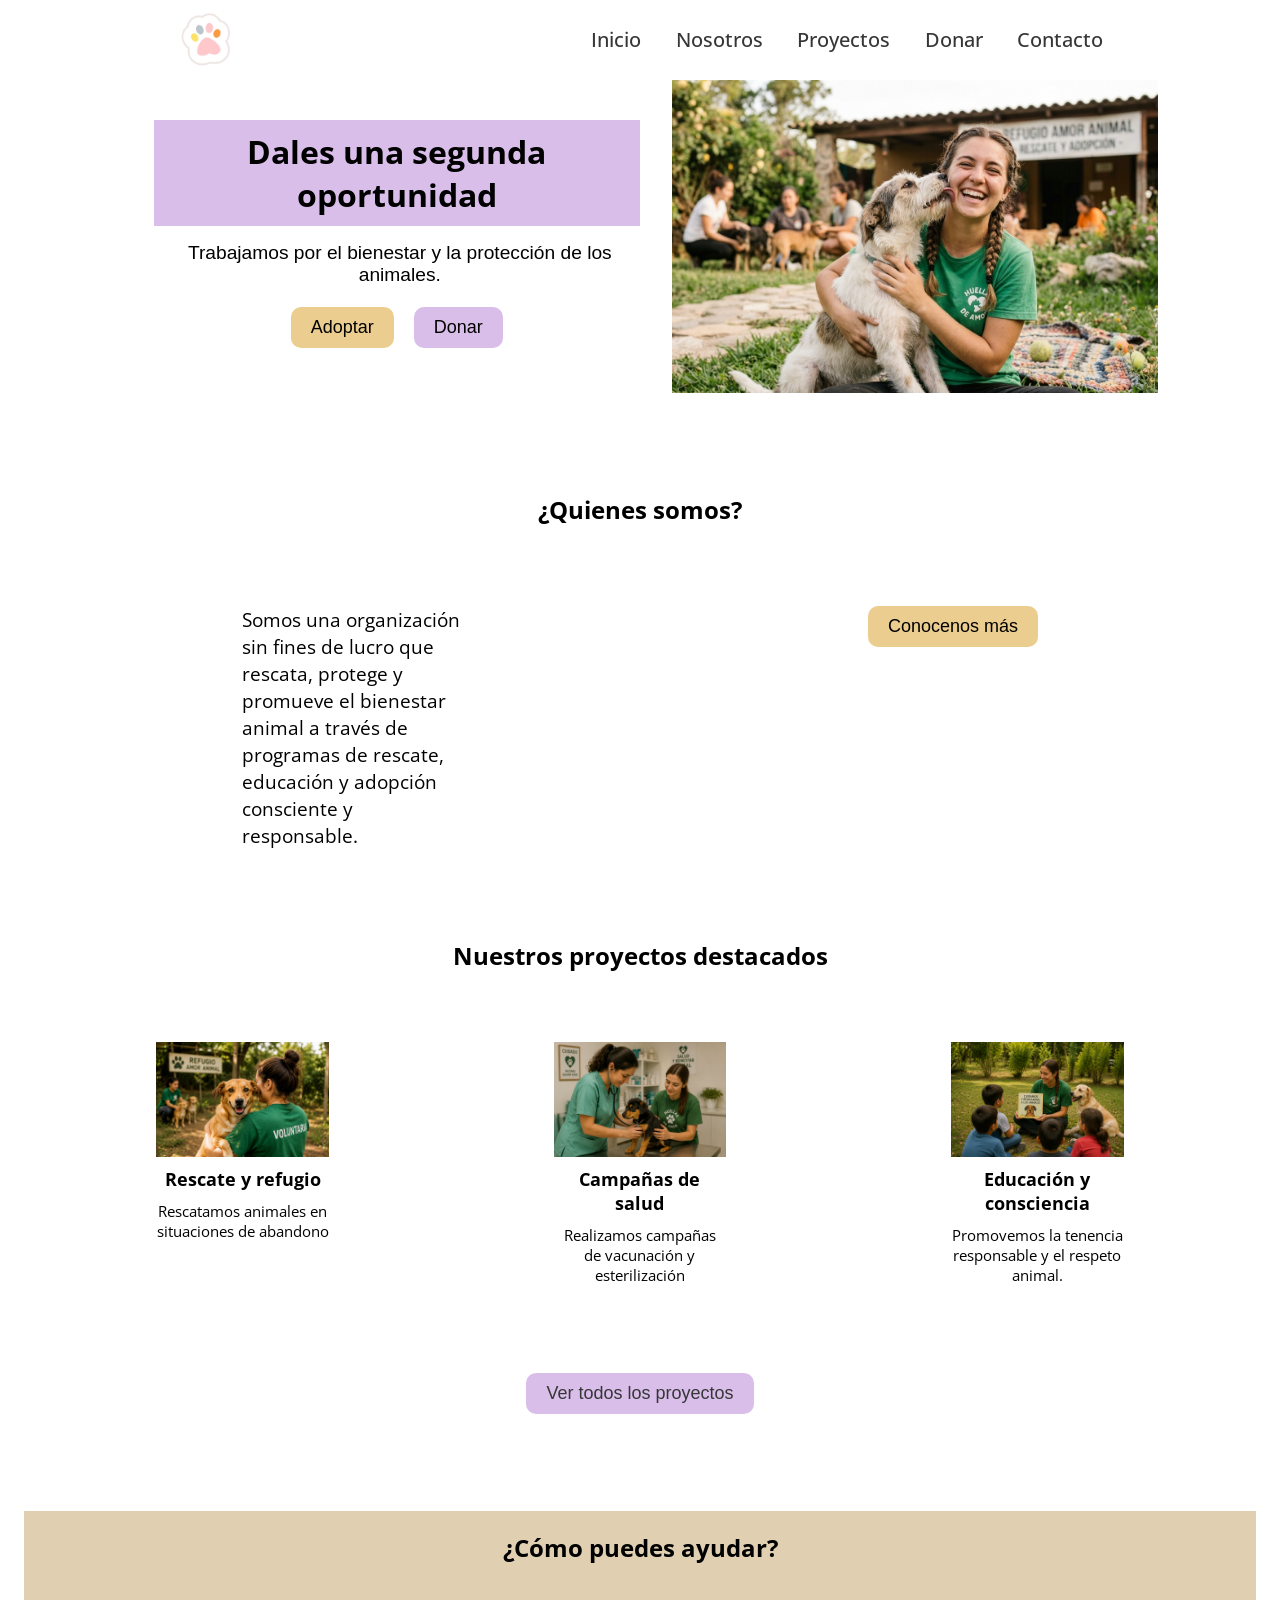
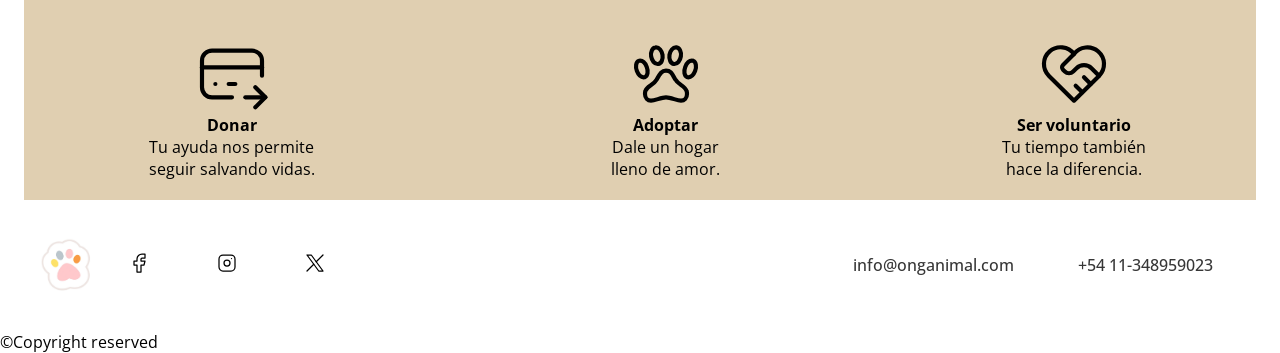
<file: index.html>
<!DOCTYPE html>
<html lang="es">

<head>
    <meta charset="UTF-8">
    <meta name="viewport" content="width=device-width, initial-scale=1.0">
    <link rel="stylesheet" href="./styles.css">
    <title>ONG Animal</title>
</head>

<body>
    <header>
        <img src="./img/logo-huella.png" alt="logo" class="icon-medium" />
        <nav>
            <a href="./index.html">Inicio</a>
            <a href="./pages/nosotros.html">Nosotros</a>
            <a href="./pages/proyectos.html">Proyectos</a>
            <a href="./pages/donar.html">Donar</a>
            <a href="./pages/contacto.html">Contacto</a>
        </nav>
    </header>

    <main class="container-index">

        <!-- Primer articulo -->
        <article class="hero-index">
            <div class="hero-info-index title-index">
                <h1>Dales una segunda oportunidad</h1>
                <p id="text">Trabajamos por el bienestar y la protección de los animales.</p>
                <div class="doble-button-box">
                    <a href="./pages/contacto.html">
                        <button class="button button-center button-white">Adoptar</button>
                    </a>
                    <a href="./pages/donar.html">
                        <button class="button button-center button-black">Donar</button>
                    </a>
                </div>
            </div>
            <div class="w-small">
                <img src="./img/ayuda-perritofeliz.png" alt="img-principal">
            </div>
        </article>

        <!-- segundo articulo, quienes somos -->
        <article class="container-cards" style="margin-top: 60px" ;>
            <h2 class=" title-section">¿Quienes somos?</h2>
            <span class="contacto-info">Somos una organización sin fines de lucro que rescata, protege y
                promueve el bienestar animal a través de programas de rescate, educación y adopción consciente
                y responsable.
            </span>
            <a href="./pages/contacto.html">
                <button class="button-white button">Conocenos más</button>
            </a>

        </article>
        <article class="content-column" style="margin-top: 50px" ;>
            <h2 class="title-section">Nuestros proyectos destacados</h2>
            <div class="container-cards">

                <section class="card card-icon">
                    <img src="./img/voluntariado.png" alt="imagen-1" class="w-xsmall">
                    <h3>Rescate y refugio</h3>
                    <span>Rescatamos animales en situaciones de abandono</span>
                </section>

                <section class="card card-icon">
                    <img src="./img/atencion-vet.png" alt="imagen-2" class="w-xsmall">
                    <h3>Campañas de salud</h3>
                    <span>Realizamos campañas de vacunación y esterilización</span>
                </section>

                <section class="card card-icon">
                    <img src="./img/educación.png" alt="imagen-3" class="w-xsmall">
                    <h3>Educación y consciencia</h3>
                    <span>Promovemos la tenencia responsable y el respeto animal.</span>
                </section>
            </div>
            <button class="button button-center button-black">
                <a href="./pages/proyectos.html">Ver todos los proyectos</a>
            </button>
        </article>


        <!-- ultimo aside -->
        <aside class="aside-content">
            <h2 class="title-section">¿Cómo puedes ayudar?</h2>
            <div class="hero">

                <section class="container-cards-index">
                    <img src="./img/icons/card-pay.svg" alt="corazon" class="icon-big icon-card-index">
                    <div class="card-ayuda">
                        <h4>Donar</h4>
                        <span>Tu ayuda nos permite seguir salvando vidas.</span>
                    </div>
                </section>

                <section class="container-cards-index">
                    <img src="./img/icons/patita.svg" alt="patita" class="icon-big icon-card-index">
                    <div class="card-ayuda">
                        <h4>Adoptar</h4>
                        <span>Dale un hogar lleno de amor.</span>
                    </div>
                </section>

                <section class="container-cards-index">
                    <img src="./img/icons/heart-handshake.svg" alt="voluntario" class="icon-big icon-card-index">
                    <div class="card-ayuda">
                        <h4>Ser voluntario</h4>
                        <span>Tu tiempo también hace la diferencia.</span>
                    </div>
                </section>

            </div>
        </aside>

    </main>

    <footer>
        <div class="button-box">
            <img class="icon-medium" src="./img/logo-huella.png" alt="logo" />
            <nav>
                <a class="button-redes" href="https://www.facebook.com/" target="_blank"><img
                        src="./img/icons/redes/facebook.svg"></a>
                <a class="button-redes" href="https://www.instagram.com/" target="_blank"><img
                        src="./img/icons/redes/instagram.svg"></a>
                <a class="button-redes" href="https://x.com/" target="_blank"><img
                        src="./img/icons/redes/twitter.svg"></a>
            </nav>
        </div>
        <div class="button-box">
            <nav>
                <a class="button-redes link-animation" href="mailto:info@onganimal.ong" target="_blank">info@onganimal.com</a>
                <a class="button-redes link-animation" href="https://whatsapp.com/" target="_blank">+54 11-348959023</a>
            </nav>
        </div>
    </footer>
    <span id="copy">©Copyright reserved </span>

</body>

</html>
</file>
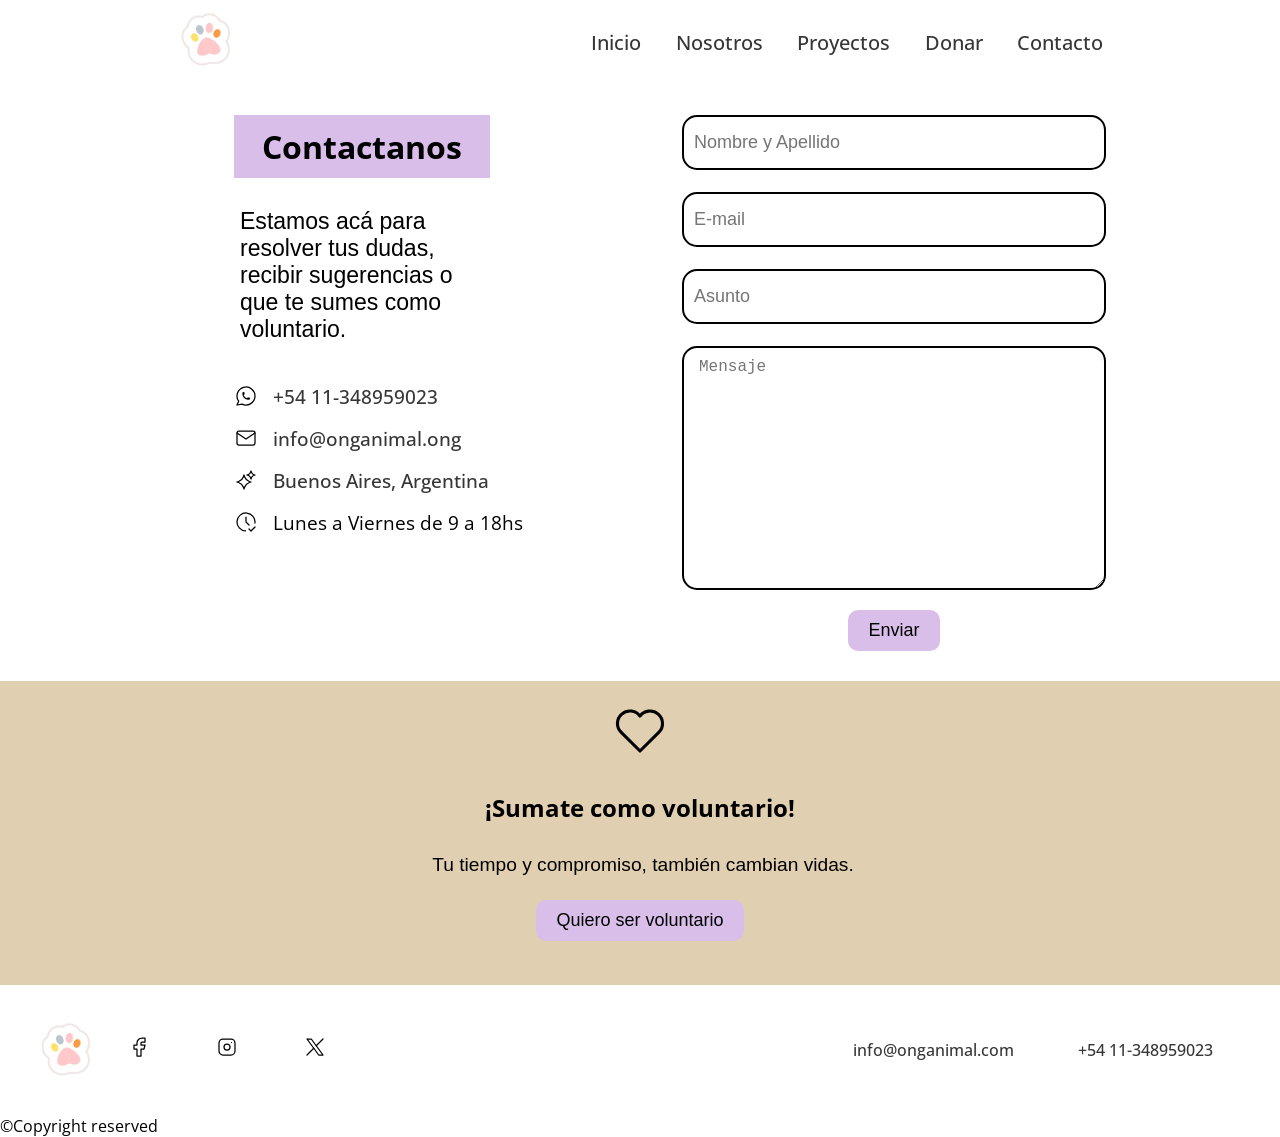
<file: pages/contacto.html>
<!DOCTYPE html>
<html lang="es">

<head>
    <meta charset="UTF-8">
    <meta name="viewport" content="width=device-width, initial-scale=1.0">
    <link rel="stylesheet" href="../styles.css">
    <title>Contacto</title>
</head>

<body>
    <header>
        <a href="../index.html">
            <img class="icon-medium" src="../img/logo-huella.png" alt="logo" />
        </a>
        <nav>
            <a href="../index.html">Inicio</a>
            <a href="./nosotros.html">Nosotros</a>
            <a href="./proyectos.html">Proyectos</a>
            <a href="./donar.html">Donar</a>
            <a href="./contacto.html">Contacto</a>
        </nav>
    </header>



    <div id="alert-container"></div>

    <main>
        <section class="container-contacto w-full">
            <article class="contacto-info">
                <h1>Contactanos</h1>
                <span id="text">Estamos acá para resolver tus dudas, recibir sugerencias
                    o que te sumes como voluntario.</span>
                <ul>
                    <li><img src="../img/icons/redes/whatsapp.svg"><a class="link-animation"
                            href="https://whatsapp.com/">+54 11-348959023</a>
                    </li>
                    <li><img src="../img/icons/redes/email.svg"><a class="link-animation" href="mailto:info@onganimal.ong"
                            target="_blank">info@onganimal.ong</a></li>
                    <li><img src="../img/icons/sparkles-2.svg"><a class="link-animation"
                            href="https://maps.app.goo.gl/PYbRXFJZFZoabsKMA" target="_blank">Buenos Aires, Argentina</a>
                    </li>
                    <li><img src="../img/icons/clock-check.svg"><span> Lunes a Viernes de 9 a 18hs</span></li>
                </ul>

            </article>

            <article>
                <form id="formulario-contacto" action="#">
                    <input placeholder="Nombre y Apellido" type="text" id="nombre"><br>
                    <input placeholder="E-mail" type="text" id="email"><br>
                    <input placeholder="Asunto" type="text" id="asunto"><br>
                    <textarea placeholder="Mensaje" name="Mensaje" id="mensaje"></textarea>
                    <button type="submit" class="button button-enviar-form">Enviar</button>
                </form>
            </article>

        </section>

        <aside>
            <div class="content-column">
                <img src="../img/icons/heart.svg" alt="icono" class="icon-medium">
                <h2>¡Sumate como voluntario!</h2>
                <span id="text">Tu tiempo y compromiso, también cambian vidas.</span>
            </div>
            <button class="button button-box button-black">Quiero ser voluntario</button>
        </aside>

    </main>

    <footer>
        <div class="button-box">
            <img class="icon-medium" src="../img/logo-huella.png" alt="logo" />
            <nav>
                <a class="button-redes" href="https://www.facebook.com/" target="_blank"><img
                        src="../img/icons/redes/facebook.svg"></a>
                <a class="button-redes" href="https://www.instagram.com/" target="_blank"><img
                        src="../img/icons/redes/instagram.svg"></a>
                <a class="button-redes" href="https://x.com/" target="_blank"><img
                        src="../img/icons/redes/twitter.svg"></a>
            </nav>
        </div>
        <div class="button-box">
            <nav>
                <a class="button-redes link-animation" href="mailto:info@onganimal.ong" target="_blank">info@onganimal.com</a>
                <a class="button-redes link-animation" href="https://whatsapp.com/">+54 11-348959023</a>
            </nav>
        </div>
    </footer>
    <span id="copy">©Copyright reserved </span>
    <script src="../main.js"></script>
</body>

</html>
</file>
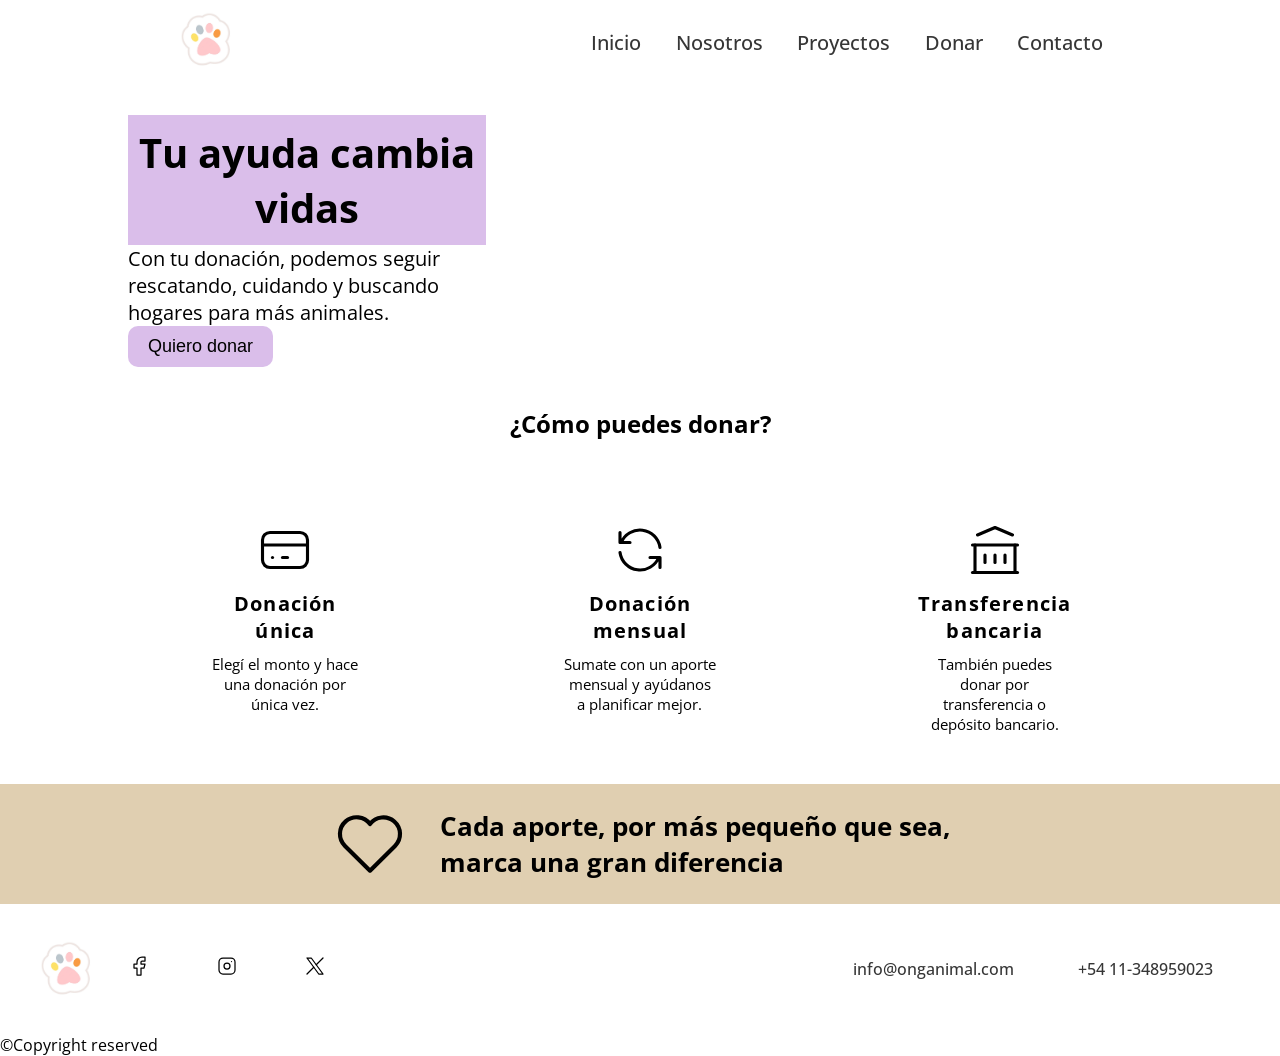
<file: pages/donar.html>
<!DOCTYPE html>
<html lang="es">

<head>
    <meta charset="UTF-8">
    <meta name="viewport" content="width=device-width, initial-scale=1.0">
    <link rel="stylesheet" href="../styles.css">
    <title>Donaciones</title>
</head>

<body>
    <header>
        <a href="../index.html">
            <img class="icon-medium" src="../img/logo-huella.png" alt="logo" />
        </a>
        <nav>
            <a href="../index.html">Inicio</a>
            <a href="./nosotros.html">Nosotros</a>
            <a href="./proyectos.html">Proyectos</a>
            <a href="./donar.html">Donar</a>
            <a href="./contacto.html">Contacto</a>
        </nav>
    </header>

    <div id="alert-container"></div>
    <main class="donar-container">
        <article class="hero">
            <div class="hero-info" style="">
                <h1>Tu ayuda cambia vidas</h1>
                <p>Con tu donación, podemos seguir rescatando, cuidando y buscando hogares para más animales.</p>
                <button class="button button-black">Quiero donar</button>
            </div>
        </article>
        <!-- Sección de cómo puedes donar -->
        <article class=" container-cards">
            <h2 class="title-section">¿Cómo puedes donar?</h2>
            <section class="card card-icon">
                <img src="../img/icons/card.svg" alt="icon-tarjeta" class="icon-medium" />
                <strong class="negrita-large">Donación única</strong>
                <span>Elegí el monto y hace una donación por única vez.</span>
            </section>
            <section class="card card-icon">
                <img src="../img/icons/refresh.svg" alt="icon-reload" class="icon-medium" />
                <strong class="negrita-large">Donación mensual</strong>
                <span>Sumate con un aporte mensual y ayúdanos a planificar mejor.</span>
            </section>
            <section class="card card-icon">
                <img src="../img/icons/bank.svg" alt="icon-tarjeta" class="icon-medium" />
                <strong class="negrita-large">Transferencia bancaria</strong>
                <span>También puedes donar por transferencia o depósito bancario.</span>
            </section>
        </article>
        <!-- Cierre del main / Aside -->

    </main>
    <aside style="margin-top: 50px;">
        <div class="aside-content">
            <img src="../img/icons/heart.svg" alt="icon-corazon" class="icon-big" />
            <div class="aside-content-info">
                <strong>Cada aporte, por más pequeño que sea,
                    <span>marca una gran diferencia</span>
                </strong>
            </div>

        </div>
    </aside>
    <footer>

        <div class="button-box">
            <img class="icon-medium" src="../img/logo-huella.png" alt="logo" />
            <nav>
                <a class="button-redes" href="https://www.facebook.com/" target="_blank"><img
                        src="../img/icons/redes/facebook.svg"></a>
                <a class="button-redes" href="https://www.instagram.com/" target="_blank"><img
                        src="../img/icons/redes/instagram.svg"></a>
                <a class="button-redes" href="https://x.com/" target="_blank"><img
                        src="../img/icons/redes/twitter.svg"></a>
            </nav>
        </div>
        <div class="button-box">
            <nav>
                <a class="button-redes" href="mailto:info@onganimal.ong" target="_blank">info@onganimal.com</a>
                <a class="button-redes" href="https://whatsapp.com/">+54 11-348959023</a>
            </nav>
        </div>
    </footer>
    <span id="copy">©Copyright reserved </span>
    <script src="../main.js"></script>
</body>

</html>
</file>
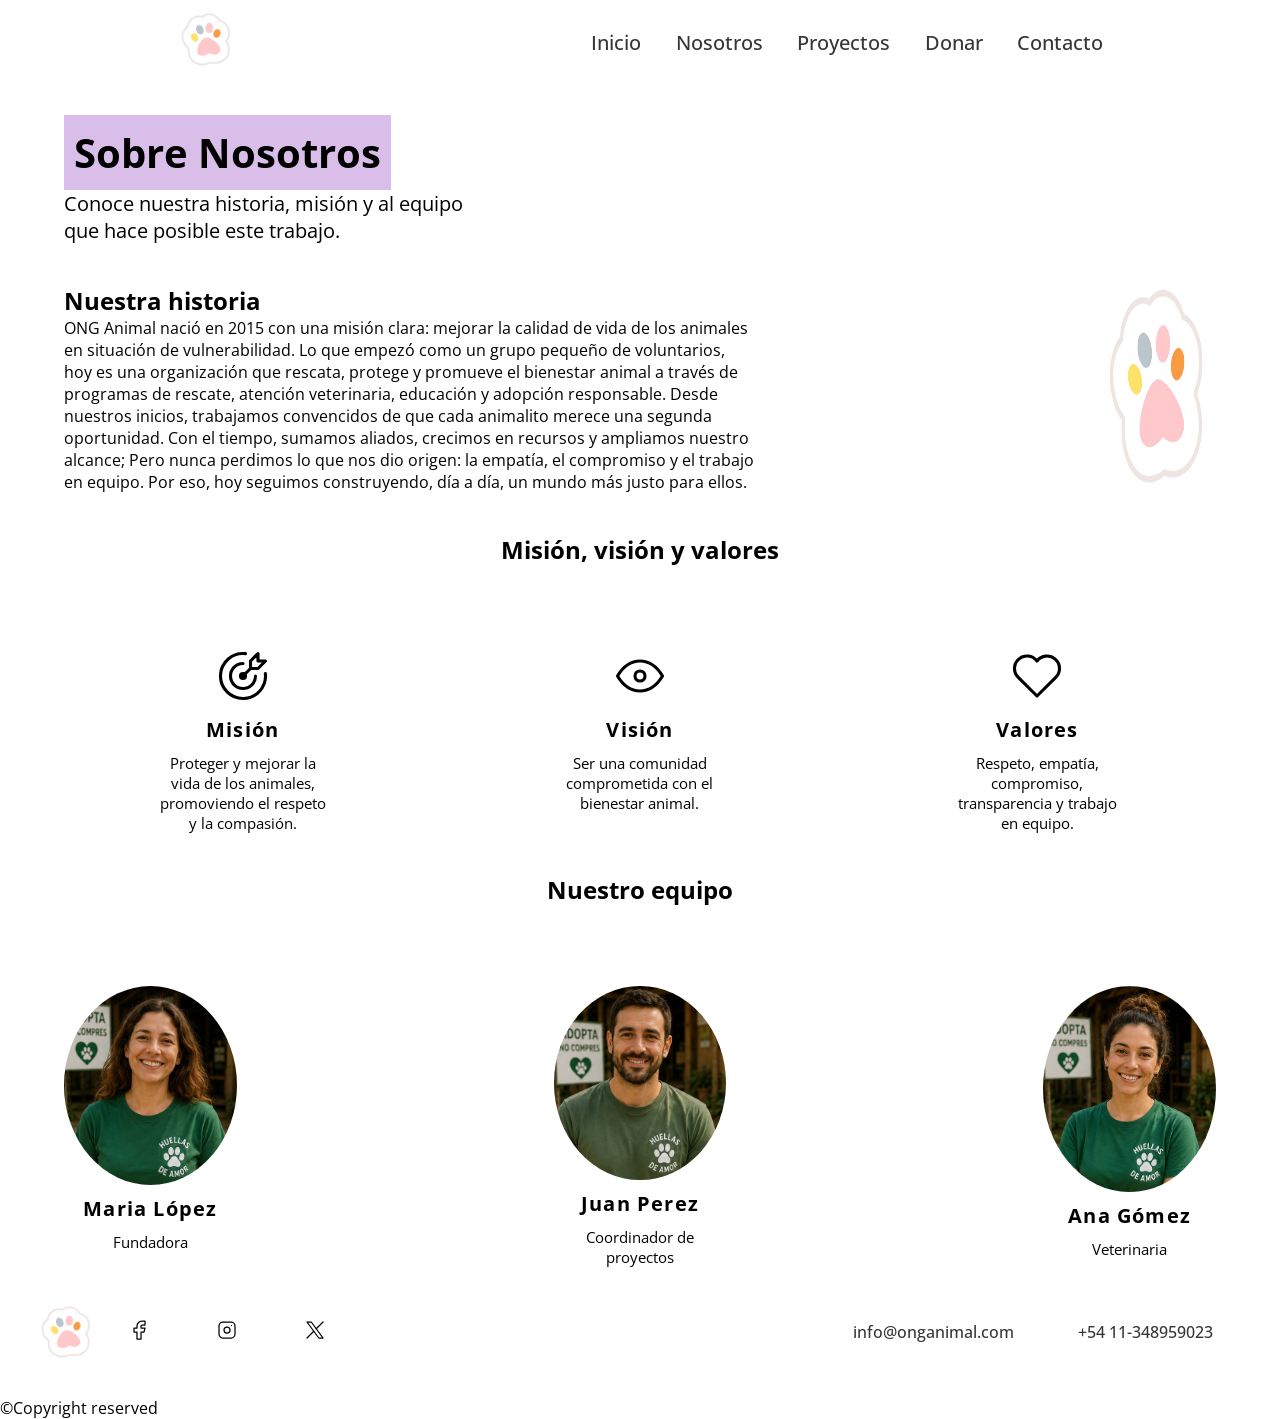
<file: pages/nosotros.html>
<!DOCTYPE html>
<html lang="es">

<head>
    <meta charset="UTF-8">
    <meta name="viewport" content="width=device-width, initial-scale=1.0">
    <link rel="stylesheet" href="../styles.css">
    <title>Sobre nosotros</title>
</head>

<body>
    <header>
        <a href="../index.html">
            <img class="icon-medium" src="../img/logo-huella.png" alt="logo" />
        </a>
        <nav>
            <a href="../index.html">Inicio</a>
            <a href="./nosotros.html">Nosotros</a>
            <a href="./proyectos.html">Proyectos</a>
            <a href="./donar.html">Donar</a>
            <a href="./contacto.html">Contacto</a>
        </nav>
    </header>

    <div id="alert-container"></div>
    <main class="nosotros-container">
        <article class="hero">
            <div class="hero-info">
                <h1>Sobre Nosotros</h1>
                <p>Conoce nuestra historia, misión y al equipo que hace posible este trabajo.</p>
            </div>
            <div style="width: 60%">
            </div>
        </article>

        <!-- Seccion de nuestra historia -->
        <section class="historia-container">
            <div class="historia">
                <h2>Nuestra historia</h2>
                <p>ONG Animal nació en 2015 con una misión clara: mejorar la calidad de vida de los animales en
                    situación de vulnerabilidad.
                    Lo que empezó como un grupo pequeño de voluntarios, hoy es una organización que rescata, protege y
                    promueve el bienestar animal
                    a través de programas de rescate, atención veterinaria, educación y adopción responsable. Desde
                    nuestros inicios, trabajamos convencidos
                    de que cada animalito merece una segunda oportunidad.
                    Con el tiempo, sumamos aliados, crecimos en recursos y ampliamos nuestro alcance;
                    Pero nunca perdimos lo que nos dio origen: la empatía, el compromiso y el trabajo en equipo.
                    Por eso, hoy seguimos construyendo, día a día, un mundo más justo para ellos.</p>
            </div>
            <img src="../img/logo-huella.png" style="width: 10%;" alt="historia" />
        </section>
        <!-- Seccion de Mision, vision y valores -->
        <article class="container-cards">
            <h2 class="title-section">Misión, visión y valores</h2>
            <section class="card card-icon">
                <img src="../img/icons/target-arrow.svg" alt="icon-mision" class="icon-medium" />
                <strong>Misión</strong>
                <span>Proteger y mejorar la vida de los animales, promoviendo el respeto y la compasión.</span>
            </section>

            <section class="card card-icon">
                <img src="../img/icons/vision.svg" alt="icon-vision" class="icon-medium" />
                <strong>Visión</strong>
                <span>Ser una comunidad comprometida con el bienestar animal.</span>
            </section>

            <section class="card card-icon">
                <img src="../img/icons/heart.svg" alt="icon-valores" class="icon-medium" />
                <strong>Valores</strong>
                <span>Respeto, empatía, compromiso, transparencia y trabajo en equipo.</span>
            </section>
        </article>
        <!-- Seccion de nuestro equipo -->
        <article class="equipo-container container-cards">
            <h2 class="title-section">Nuestro equipo</h2>
            <section class="card card-icon">
                <img style="border-radius: 100%;" class="w-xsmall" src="../img/maria-equipo.jpeg" alt="equipo" />
                <strong class="negrita-large">Maria López</strong>
                <span>Fundadora</span>
            </section>

            <section class="card card-icon">
                <img style="border-radius: 100%;" class="w-xsmall" src="../img/juan-equipo.jpeg" alt="equipo" />
                <strong class="negrita-large">Juan Perez</strong>
                <span>Coordinador de proyectos</span>
            </section>

            <section class="card card-icon">
                <img style="border-radius: 100%;" class="w-xsmall" src="../img/ana-equipo.jpeg" alt="equipo" />
                <strong class="negrita-large">Ana Gómez</strong>
                <span>Veterinaria</span>
            </section>


        </article>

    </main>

    <footer>
        <div class="button-box">
            <img class="icon-medium" src="../img/logo-huella.png" alt="logo" />
            <nav>
                <a class="button-redes" href="https://www.facebook.com/" target="_blank"><img
                        src="../img/icons/redes/facebook.svg"></a>
                <a class="button-redes" href="https://www.instagram.com/" target="_blank"><img
                        src="../img/icons/redes/instagram.svg"></a>
                <a class="button-redes" href="https://x.com/" target="_blank"><img
                        src="../img/icons/redes/twitter.svg"></a>
            </nav>
        </div>
        <div class="button-box">
            <nav>
                <a class="button-redes" href="mailto:info@onganimal.ong" target="_blank">info@onganimal.com</a>
                <a class="button-redes" href="https://whatsapp.com/">+54 11-348959023</a>
            </nav>
        </div>
    </footer>
    <span id="copy">©Copyright reserved </span>
</body>

</html>
</file>
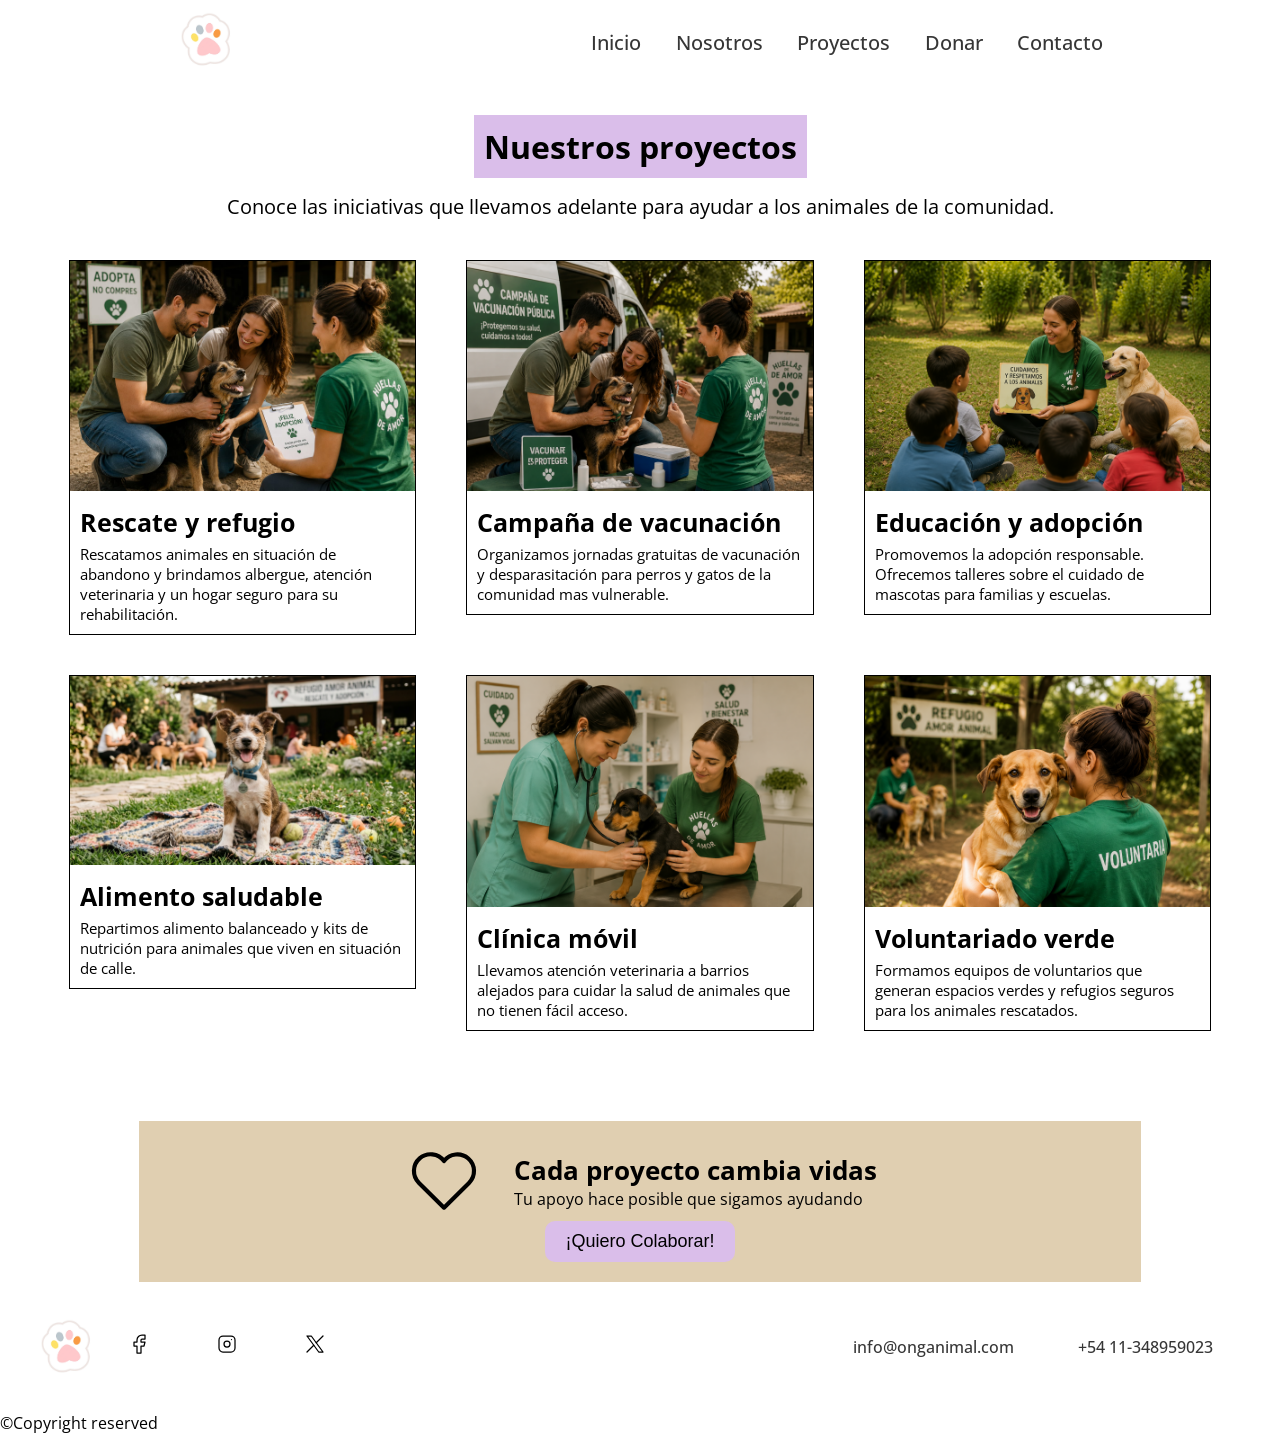
<file: pages/proyectos.html>
<!DOCTYPE html>
<html lang="es">

<head>
    <meta charset="UTF-8">
    <meta name="viewport" content="width=device-width, initial-scale=1.0">
    <link rel="stylesheet" href="../styles.css">
    <title>Proyectos</title>
</head>

<body>
    <header>
        <a href="../index.html">
            <img class="icon-medium" src="../img/logo-huella.png" alt="logo" />
        </a>
        <nav>
            <a href="../index.html">Inicio</a>
            <a href="./nosotros.html">Nosotros</a>
            <a href="./proyectos.html">Proyectos</a>
            <a href="./donar.html">Donar</a>
            <a href="./contacto.html">Contacto</a>
        </nav>
    </header>

    <div id="alert-container"></div>

    <main class="proyectos-container">
        <section class="proyect-hero">
            <h1>Nuestros proyectos</h1>
            <span>Conoce las iniciativas que llevamos adelante para ayudar a los animales de la comunidad.</span>
        </section>

        <section class="container-cards">
            <article class="proyect-card">
                <img src="../img/proyecto-rescate.jpeg" alt="proyect" />
                <div class="proyect-info">
                    <strong>Rescate y refugio</strong>
                    <p>Rescatamos animales en situación de abandono y
                        brindamos albergue, atención veterinaria y un
                        hogar seguro para su rehabilitación.
                    </p>
                </div>
            </article>
            <article class="proyect-card">
                <img src="../img/vacunacion.png" alt="proyect" />
                <div class="proyect-info">
                    <strong>Campaña de vacunación</strong>
                    <p>Organizamos jornadas gratuitas de vacunación
                        y desparasitación para perros y gatos de la
                        comunidad mas vulnerable.
                    </p>
                </div>
            </article>
            <article class="proyect-card">
                <img src="../img/educación.png" alt="proyect" />
                <div class="proyect-info">
                    <strong>Educación y adopción</strong>
                    <p>Promovemos la adopción responsable.
                        Ofrecemos talleres sobre el cuidado
                        de mascotas para familias y escuelas.
                    </p>
                </div>
            </article>
            <article class="proyect-card">
                <img src="../img/perritofeliz.png" alt="proyect" />
                <div class="proyect-info">
                    <strong>Alimento saludable</strong>
                    <p>Repartimos alimento balanceado
                        y kits de nutrición para animales
                        que viven en situación de calle.
                    </p>
                </div>
            </article>
            <article class="proyect-card">
                <img src="../img/atencion-vet.png" alt="proyect" />
                <div class="proyect-info">
                    <strong>Clínica móvil</strong>
                    <p>Llevamos atención veterinaria a
                        barrios alejados para cuidar la salud
                        de animales que no tienen fácil acceso.
                    </p>
                </div>
            </article>
            <article class="proyect-card">
                <img src="../img/voluntariado.png" alt="proyect" />
                <div class="proyect-info">
                    <strong>Voluntariado verde</strong>
                    <p>Formamos equipos de voluntarios que
                        generan espacios verdes y refugios
                        seguros para los animales rescatados.
                    </p>
                </div>
            </article>
        </section>

        <aside style="margin-top: 50px; width: 80%;">
            <div class="aside-content">
                <img src="../img/icons/heart.svg" alt="icon-corazon" class="icon-big" />
                <div class="aside-content-info">
                    <strong>Cada proyecto cambia vidas</strong>
                    <span>Tu apoyo hace posible que sigamos ayudando</span>
                </div>
            </div>
            <button class="button button-black">¡Quiero Colaborar!</button>
        </aside>
    </main>

    <footer>
        <div class="button-box">
            <img class="icon-medium" src="../img/logo-huella.png" alt="logo" />
            <nav>
                <a class="button-redes" href="https://www.facebook.com/" target="_blank"><img
                        src="../img/icons/redes/facebook.svg"></a>
                <a class="button-redes" href="https://www.instagram.com/" target="_blank"><img
                        src="../img/icons/redes/instagram.svg"></a>
                <a class="button-redes" href="https://x.com/" target="_blank"><img
                        src="../img/icons/redes/twitter.svg"></a>
            </nav>
        </div>
        <div class="button-box">
            <nav>
                <a class="button-redes" href="mailto:info@onganimal.ong" target="_blank">info@onganimal.com</a>
                <a class="button-redes" href="https://whatsapp.com/">+54 11-348959023</a>
            </nav>
        </div>
    </footer>
    <span id="copy">©Copyright reserved </span>
</body>

</html>
</file>
<file: styles.css>
@import url('https://fonts.googleapis.com/css2?family=Open+Sans:ital,wght@0,300..800;1,300..800&display=swap');

* {
    margin: 0;
    padding: 0;
    --color-bg: #E8E6DA;
    --color-primario: #EBCE8F;
    --color-secundario: #DABEEA;
    --color-bg-primario: #E0CFB1;
    --color-texto-oscuro: #363636;
    --color-texto-claro: #E9E5D4;
}

body {
    font-family: 'Open Sans';
}

/* Etiquetas HTML */

a {
    color: var(--color-texto-oscuro);
    font-weight: 500;
    text-decoration: none;
}

h1 {
    font-size: xx-large;
    background-color: var(--color-secundario);
    padding: 10px;
    text-align: center;
}

/* Animaciones linkeado */

.link-animation:hover {
    transition: all 100ms;
    color: rgb(163, 87, 163);

}

.link-animation:hover {
    transition: all 100ms;
    color: rgb(163, 87, 163);
}

/* Header */
header {
    width: 100%;
    background: var(--color-primario-claro);
    padding: 12px 0;
    display: flex;
    justify-content: space-around;
    align-items: center;

}

header img {
    width: 30px;
}

header nav {
    display: flex;
    width: 40%;
    justify-content: space-between;
}

header nav a {
    color: var(--color-texto-oscuro);
    font-size: 20px;
    text-decoration: none;
}

header nav a:hover {
    transition: all 0.1s;
    transform: scale(1.1);
}

/* Footer */
footer {
    display: flex;
    justify-content: space-between;
    margin: 10px;
    padding: 2px;
}

/* Width */

.w-full {
    width: 100%;
}

.w-big {
    width: 80%;
}

.w-medium {
    width: 60%;
}

.w-xsmall {
    width: 100%;
}

.w-min {
    width: 20%;
}

/* Icons */

.icon-small {
    width: 40px;
}

.icon-medium {
    width: 60px;
}

.icon-big {
    width: 80px;
}

/* Texto */

.title-section {
    display: block;
    width: 100%;
    text-align: center;
    padding: 0 0 40px 0;
}

.text-xs {
    font-size: 14px;

}

.text-sm {
    font-size: 20px;
}

.text-lg {
    font-size: 40px;
}

.text-xl {
    font-size: 60px;
}

/* Button */

.button {
    padding: 10px 20px;
    border: 1px;
    border-radius: 10px;
    font-size: 18px;
    transition: all 200ms;
}

.button:hover {
    transform: scale(1.15);
}

.button-white {
    background: var(--color-primario);
}

.button-black {
    background: var(--color-secundario);
}

.button-redes {
    width: 50px;
    align-content: center;
    padding: 30px;
}

.button-box {
    display: flex;
    flex-direction: row;
    justify-content: space-between;
    align-items: center;
    margin: 2%;
}

/* Hero */

.hero {
    width: 100%;
    display: flex;
    justify-content: space-between;
}

.hero-info {
    width: 35%;
    display: flex;
    flex-direction: column;
    align-items: start;
}

.hero-info h1 {
    font-size: 40px;
}

.hero-info p {
    font-size: 20px;
}


/* Aside */

aside {
    display: flex;
    flex-direction: column;
    justify-content: center;
    align-items: center;
    padding: 20px 40px;
    background: var(--color-bg-primario);
}

.aside-content {
    width: 100%;
    display: flex;
    justify-content: center;
    align-items: center;
    gap: 30px;
}

.aside-content-info {
    display: flex;
    flex-direction: column;
}

.aside-content-info strong {
    font-size: 26px;
}

.aside-content-info span {
    display: block;
}



/* Card */

.container-cards {
    width: 100%;
    display: flex;
    flex-wrap: wrap;
    gap: 40px;
    justify-content: space-around;
    align-items: start;
}

.card {
    display: flex;
    flex-direction: column;
    align-items: center;
    justify-content: center;
}

/* Card Icons */
.card-icon {
    width: 15%;
    gap: 10px;

}

.card-icon strong {
    text-align: center;
    font-size: 20px;
    letter-spacing: 1.2px;
}

.card-icon span {
    text-align: center;
    font-size: 15px;
}



.card-border {
    border: 1px;
}

/* Contacto */
.container-contacto {
    display: flex;
    padding: 30px 30px 30px;
    gap: 15%;
    align-items: center first baseline;
    flex-direction: row;
    justify-content: center;
    box-sizing: 100%;
}

.contacto-info {
    display: flex;
    flex-direction: column;
    gap: 30px;
    width: 20%;
    font-size: larger;
}

.contacto-info ul {
    width: 200px;
    list-style: none;
    display: flex;
    flex-direction: column;
    gap: 5px
}

.contacto-info ul li {
    display: flex;
    align-items: center;
    margin-top: 10px;
    gap: 15px;
    width: 900%;
}

.aside-box-contactos {
    justify-content: space-between;
    box-sizing: 20px;
    background-color: var(--color-primario);
    padding: 150px;
    display: flexbox;
    box-sizing: 500px;
    font-size: x-large;
}

/* Fromularios input, etc... */

input {
    width: 400px;
    background-color: #FFFF;
    padding: 15px 10px;
    justify-content: center;
    align-items: first baseline;
    border-radius: 15px;
    border: solid black 2px;
    margin-right: auto 100%;
    font-size: large;

}

form {
    display: flex;
    flex-direction: column;
    align-items: center;
    justify-content: center;
}

.button-enviar-form {
    background-color: var(--color-secundario);
    border-color: #DABEEA;
    margin-top: 20px;
    float: right;
}

#text {
    font-family: 'Trebuchet MS', 'Lucida Grande', 'Lucida Sans', Arial, sans-serif;
    font-size: larger;
    font-style: normal;
    margin-left: 6px;
}

textarea {
    width: 305px;
    height: 220px;
    background-color: #FFFF;
    padding: 10px 100px;
    padding-left: 15px;
    justify-content: center;
    align-items: first baseline;
    border-radius: 15px;
    border: solid black 2px;
    margin-right: auto 100%;
    font-size: large;
}

#copy {
    justify-content: left;
    display: flexbox;

}

/* Nosotros */

.nosotros-container {
    margin: 30px auto auto auto;

    width: 90%;
    gap: 40px;
    display: flex;
    flex-direction: column;
    align-items: center;
    justify-content: center;
}

.historia-container {
    width: 100%;
    display: flex;
    justify-content: space-between;
}

.historia {
    width: 60%;
}


.equipo-container {
    display: flex;
    justify-content: space-between;
    flex-wrap: wrap;
}

.rol {
    font-size: 15px
}

/* DONAR.HTML */

.donar-container {
    margin: 30px auto auto auto;
    width: 80%;
    gap: 40px;
    display: flex;
    flex-direction: column;
    align-items: center;
    justify-content: center;
}

/* Proyectos.html */

.proyectos-container {
    margin: 30px auto auto auto;
    width: 90%;
    gap: 40px;
    display: flex;
    flex-direction: column;
    align-items: center;
    justify-content: center;
}

.proyect-hero {
    display: flex;
    flex-direction: column;
    justify-content: center;
    align-items: center;
    gap: 15px;
}

.proyect-hero span {
    text-align: center;
    font-size: 20px;
}

.proyect-card {
    width: 30%;
    display: flex;
    gap: 4px;
    flex-direction: column;
    border: 1px solid black;
}

.proyect-card img {
    width: 100%;
}

.proyect-info {
    padding: 10px;
    display: flex;
    flex-direction: column;
    gap: 5px;
    align-items: start;
}

.proyect-info strong {
    font-size: 25px;
}

.proyect-info p {
    font-size: 15px;
}

/* ALERT */

#alert-container {
    position: fixed;
    top: 20px;
    right: 20px;
    display: flex;
    flex-direction: column;
    gap: 15px;
    z-index: 9999;
}

.alert {
    width: 380px;
    min-height: 75px;
    display: flex;
    align-items: center;
    gap: 18px;
    padding: 18px 20px;
    border-radius: 10px;
    color: #fff;
    box-shadow: 0 8px 20px rgba(0, 0, 0, .15);
    animation: showAlert .35s ease;
    transition:
        opacity .3s,
        transform .3s;
}

.alert-icon {
    width: 46px;
    height: 46px;
    border: 3px solid rgba(255, 255, 255, .8);
    border-radius: 50%;
    display: flex;
    align-items: center;
    justify-content: center;
    font-size: 22px;
    font-weight: bold;
    flex-shrink: 0;
}

.alert-content {
    flex: 1;
}

.alert-content h4 {
    font-size: 20px;
    margin-bottom: 4px;
}

.alert-content p {
    font-size: 14px;
    opacity: .95;
}

/* Botón cerrar de alert*/
.alert-close {
    background: none;
    border: none;
    color: white;
    font-size: 22px;
    cursor: pointer;
    opacity: .8;
    transition: .2s;
}

.alert-close:hover {
    opacity: 1;
    transform: scale(1.15);
}

/* Tipos de alerta*/

.success {
    background: #8fd36b;
}

.error {
    background: #e74c3c;
}

.warning {
    background: #f39c12;
}

.info {
    background: #3498db;
}

/* Animación */
@keyframes showAlert {
    from {
        opacity: 0;
        transform: translateY(-20px);
    }

    to {
        opacity: 1;
        transform: translateY(0);
    }
}

@media (max-width: 1024px) {
    .hero-info h1 {
        font-size: 40px;
    }

    .hero-info p {
        font-size: 25px;
    }

    .historia h2 {
        font-size: 35px;
    }

    .historia p {
        font-size: 20px;
    }

    .card-icon {
        width: 25%;
        gap: 15px;
    }

    .card-icon strong {
        font-size: 30px;
        letter-spacing: 1.2px;
    }

    .negrita-large {
        font-size: 25px !important;
    }

    .card-icon span {
        text-align: center;
        font-size: 20px;
    }
}

@media (max-width: 768px) {
    .hero-info h1 {
        font-size: 35px;
    }

    .hero-info p {
        font-size: 20px;
    }

    .historia h2 {
        font-size: 30px;
    }

    .historia p {
        font-size: 15px;
    }

    .card-icon {
        width: 20%;
        gap: 10px;
    }

    .card-icon strong {
        font-size: 25px;
        letter-spacing: 1.2px;
    }

    .negrita-large {
        font-size: 13px !important;
    }

    .card-icon span {
        text-align: center;
        font-size: 15px;
    }

    .proyect-card {
        width: 45%;
    }

    .proyect-info strong {
        font-size: 20px;
    }

    .proyect-info p {
        font-size: 12px;
    }

}

@media (max-width: 480px) {
    .hero-info h1 {
        font-size: 25px;
    }

    .hero-info p {
        font-size: 13px;
    }

    .historia h2 {
        font-size: 20px;
    }

    .historia p {
        font-size: 13px;
    }

    .card-icon {
        width: 10%;
        gap: 10px;
    }

    .card-icon strong {
        font-size: 15px;
        letter-spacing: 1.2px;
    }

    .card-icon span {
        text-align: center;
        font-size: 10px;
    }

    .proyect-card {
        width: 100%;
    }

    .proyect-info strong {
        font-size: 20px;
    }

    .proyect-info p {
        font-size: 15px;
    }

}

/* index */

.container-index {
    margin: auto;
    width: 90%;
    gap: 40px;
    display: flex;
    flex-direction: column;
    align-items: center;
    justify-content: center;
}

.container-cards-index {
    display: flex;
    justify-content: space-between;
    flex-direction: column;
    align-items: center;
    text-align: center;
}

.cards-index {
    display: flex;
    text-align: center;
    align-items: center;
}

.icon-card-index {
    display: flex;
    justify-content: center;
    align-items: center;
}

.content-column {
    display: flex;
    flex-direction: column;
    justify-content: center;
    align-items: center;
    gap: 30px;
}

.card-icon h3 {
    font-size: 18px;
    text-align: center;
}

.card-ayuda {
    width: 55%;
    display: flex;
    justify-content: center;
    align-items: center;
    flex-direction: column;
    gap: 0;
}

.hero-index {
    width: 90%;
    display: flex;
    flex-direction: row;
    justify-content: space-between;
    align-items: stretch;
}

.hero-info-index {
    flex: 1;
    display: flex;
    flex-direction: column;
    align-items: center;
    justify-content: center;
    text-align: center;
    gap: 16px;
    padding: 40px 32px;
}

.doble-button-box {
    display: flex;
    flex-wrap: wrap;
    gap: 20px;
    align-items: center;
}

.button-center {
    display: block;
    justify-content: center;
    align-items: center;
    width: fit-content;
    margin: 5% auto;
    flex-direction: column;
}

.w-small {
    flex: 1;
    overflow: hidden;
}

.w-small img {
    width: 100%;
    height: 100%;
    display: block;
    object-fit: cover;
}

.title-index {
    width: 100%;
    display: flex;
    align-items: top;
    justify-content: start;
    text-align: center;
}

/* media gral */

@media (max-width: 480px) {

    header {
        flex-direction: column;
        gap: 10px;
        padding: 10px;
        align-items: center;
    }

    header nav {
        width: 100%;
        justify-content: center;
        flex-wrap: wrap;
        gap: 12px;
    }

    header nav a {
        font-size: 16px;
    }

    h1 {
        width: 100%;
        padding: 16px;
        box-sizing: border-box;
        font-size: xx-large;
    }

    /* contacto */
    .container-contacto {
        flex-direction: column;
        padding: 0;
        gap: 20px;
        width: 100%;
        overflow: hidden;
    }

    .contacto-info {
        width: 100%;
        padding: 16px;
        box-sizing: border-box;
        font-size: medium;
    }

    form {
        width: 100%;
        padding: 0 30px;
        box-sizing: border-box;
        align-items: center;
    }

    input,
    textarea {
        width: 100%;
        max-width: 100%;
        box-sizing: border-box;
        align-items: center;
    }

    span {
        text-align: center;
    }

    /* cards y containers */

    .hero {
        width: 100%;
        max-width: 100%;
        display: flex;
        box-sizing: border-box;
        justify-content: center;
        flex-direction: row;
        text-align: center;
    }

    .hero-index {
        flex-direction: column;
        width: 100%;
        align-items: center;
    }

    .hero-info-index {
        align-items: center;
        text-align: justify;
        flex-direction: column;
    }

    .w-small {
        height: 220px;
    }

    .card-icon img {
        width: 70px;
    }

    .aside-content {
        flex-direction: column;
        align-items: center;
        gap: 5px;
    }

    .icon-card-index {
        width: 40%;
        display: flex;
        flex-direction: column;
        align-items: center;
        padding: 0px;
        margin: 10px 0px;
    }

    aside .hero {
        align-items: flex-start;
        justify-content: center;
    }

    .card-ayuda {
        display: flex;
        flex: 1;
        flex-direction: column;
        text-align: center;
    }

    .card-ayuda span {
        font-size: small;
    }

    .card-icon span {
        font-size: smaller;
    }


    .container-cards-index {
        flex-direction: column;
        align-items: center;
        gap: 0px;
    }

    .container-cards {
        width: 100%;
        max-width: 100%;
        display: flex;
        flex: 1;
        align-items: center;
        gap: 5px;
        text-align: start;
        font-size: medium
    }

    .aside-box-contactos {
        padding: 30px 20px;
        display: flex;
        flex-direction: column;
        align-items: center;
        text-align: center;
        gap: 16px;
        font-size: large;
    }

    /* botones */
    .button-enviar-form {
        width: auto;
        align-self: center;
    }


    .button-box {
        flex-direction: row;
        display: flex;
        justify-content: center;
        align-items: center;
    }

    .button-box nav {
        display: flex;
        flex-direction: row;
        align-items: center;
    }

    .button-box:last-child nav {
        display: flex;
        flex-direction: column;
        justify-content: center;
        align-items: center;
    }

    .button-box:last-child nav a {
        white-space: nowrap;
    }

    .button-redes {
        padding: 8px;
    }

    /* footer y copy */

    footer {
        display: flex;
        flex-direction: column;
        align-items: center;
        gap: 5px;
        padding: 10px;
        margin: 0;
    }

    #copy {
        display: block;
        text-align: center;
        padding: 10px;
        font-size: small;
    }

    /* body */
    body,
    html {
        overflow-x: hidden;
        height: auto;
    }

    main {
        overflow-x: hidden;
    }

}
</file>
